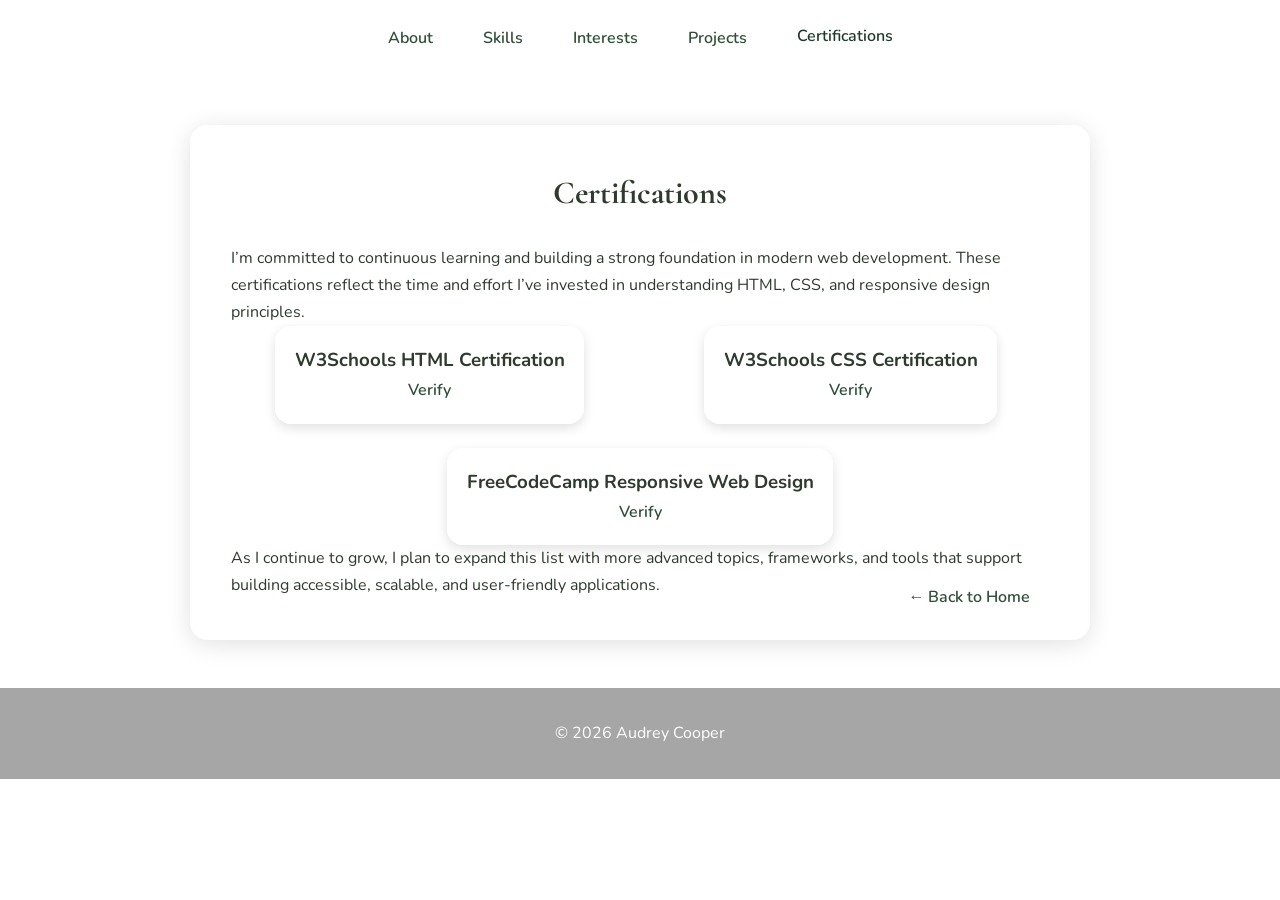
<file: certifications.html>
<!DOCTYPE html>
<html lang="en">
<head>
  <meta charset="UTF-8">
  <meta name="viewport" content="width=device-width, initial-scale=1.0">
  <title>Certifications • Audrey Cooper</title>
  <link href="https://fonts.googleapis.com/css2?family=Cormorant+Garamond:wght@400;600&family=Nunito:wght@300;400;600&display=swap" rel="stylesheet">
  <link rel="stylesheet" href="style.css">
</head>

<body>

  <!-- WIND BACKGROUND -->
  <div class="wind-container">
    <div class="wind-line"></div>
    <div class="wind-line"></div>
    <div class="wind-line"></div>
    <div class="wind-line"></div>
    <div class="wind-line"></div>
  </div>

  <!-- NAVIGATION -->
  <nav>
    <a href="index.html#about">About</a>
    <a href="skills.html">Skills</a>
    <a href="interests.html">Interests</a>
    <a href="projects.html">Projects</a>
    <a href="certifications.html" class="active">Certifications</a>
  </nav>

  <section class="panel">
    <h2>Certifications</h2>

    <p>
      I’m committed to continuous learning and building a strong foundation in modern web development. 
      These certifications reflect the time and effort I’ve invested in understanding HTML, CSS, and responsive design principles.
    </p>

    <div class="cert-grid">

      <!-- HTML Certification -->
      <div class="cert-card">
        <h3>W3Schools HTML Certification</h3>
        <a href="https://verify.w3schools.com/1R1WJOU09V" target="_blank">Verify</a>
      </div>

      <!-- CSS Certification -->
      <div class="cert-card">
        <h3>W3Schools CSS Certification</h3>
        <a href="https://verify.w3schools.com/1R3ZRIH20Z" target="_blank">Verify</a>
      </div>

      <!-- FreeCodeCamp Certification -->
      <div class="cert-card">
        <h3>FreeCodeCamp Responsive Web Design</h3>
        <a href="https://freecodecamp.org/certification/ablasianc/responsive-web-design-v9" target="_blank">Verify</a>
      </div>

    </div>

    <p>
      As I continue to grow, I plan to expand this list with more advanced topics, frameworks, and tools that support building accessible, scalable, and user‑friendly applications.
    </p>

    <!-- FLOATING HOME BUTTON -->
    <a class="home-button" href="index.html">← Back to Home</a>

  </section>

  <footer>
    <p>© 2026 Audrey Cooper</p>
  </footer>

</body>
</html>
</file>
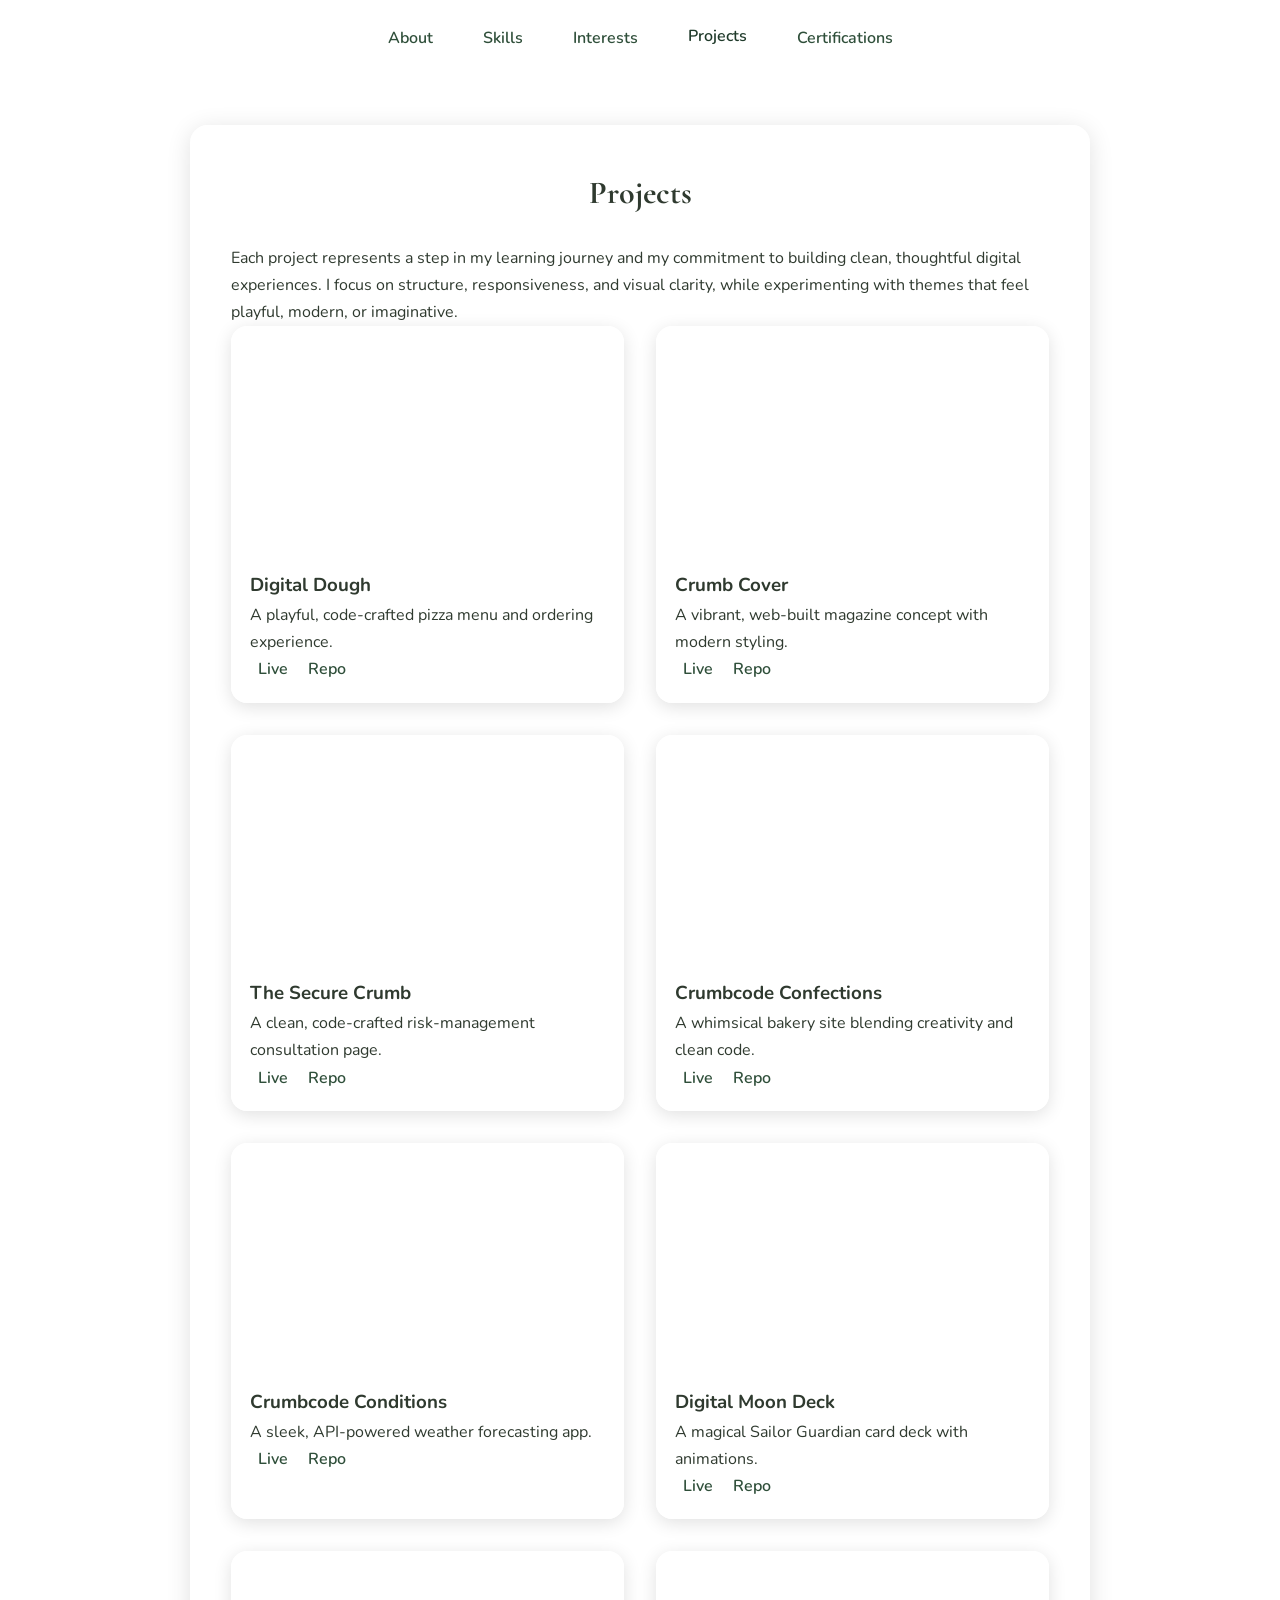
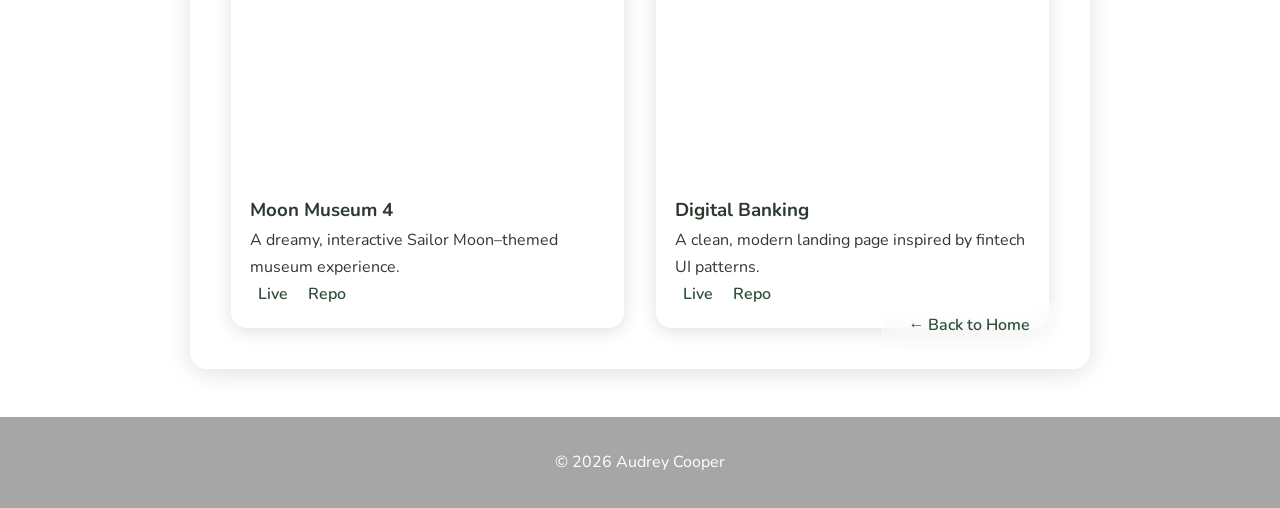
<file: projects.html>
<!DOCTYPE html>
<html lang="en">
<head>
  <meta charset="UTF-8">
  <meta name="viewport" content="width=device-width, initial-scale=1.0">
  <title>Projects • Audrey Cooper</title>
  <link href="https://fonts.googleapis.com/css2?family=Cormorant+Garamond:wght@400;600&family=Nunito:wght@300;400;600&display=swap" rel="stylesheet">
  <link rel="stylesheet" href="style.css">
</head>

<body>

  <!-- WIND BACKGROUND -->
  <div class="wind-container">
    <div class="wind-line"></div>
    <div class="wind-line"></div>
    <div class="wind-line"></div>
    <div class="wind-line"></div>
    <div class="wind-line"></div>
  </div>

  <!-- NAVIGATION -->
  <nav>
    <a href="index.html#about">About</a>
    <a href="skills.html">Skills</a>
    <a href="interests.html">Interests</a>
    <a href="projects.html" class="active">Projects</a>
    <a href="certifications.html">Certifications</a>
  </nav>

  <section class="panel">
    <h2>Projects</h2>

    <p>
      Each project represents a step in my learning journey and my commitment to building clean, thoughtful digital experiences. 
      I focus on structure, responsiveness, and visual clarity, while experimenting with themes that feel playful, modern, or imaginative.
    </p>

    <div class="project-grid">

      <!-- Digital Dough -->
      <div class="project-card">
        <iframe src="https://crumbcode8.github.io/Digital-Dough-Pizza-Project-/"></iframe>
        <h3>Digital Dough</h3>
        <p>A playful, code‑crafted pizza menu and ordering experience.</p>
        <div class="project-links">
          <a href="https://crumbcode8.github.io/Digital-Dough-Pizza-Project-/" target="_blank">Live</a>
          <a href="https://github.com/crumbcode8/Digital-Dough-Pizza-Project-" target="_blank">Repo</a>
        </div>
      </div>

      <!-- Crumb Cover -->
      <div class="project-card">
        <iframe src="https://crumbcode8.github.io/Crumb-Cover/"></iframe>
        <h3>Crumb Cover</h3>
        <p>A vibrant, web‑built magazine concept with modern styling.</p>
        <div class="project-links">
          <a href="https://crumbcode8.github.io/Crumb-Cover/" target="_blank">Live</a>
          <a href="https://github.com/crumbcode8/Crumb-Cover" target="_blank">Repo</a>
        </div>
      </div>

      <!-- The Secure Crumb -->
      <div class="project-card">
        <iframe src="https://crumbcode8.github.io/The-Secure-Crumb/"></iframe>
        <h3>The Secure Crumb</h3>
        <p>A clean, code‑crafted risk‑management consultation page.</p>
        <div class="project-links">
          <a href="https://crumbcode8.github.io/The-Secure-Crumb/" target="_blank">Live</a>
          <a href="https://github.com/crumbcode8/The-Secure-Crumb" target="_blank">Repo</a>
        </div>
      </div>

      <!-- Crumbcode Confections -->
      <div class="project-card">
        <iframe src="https://crumbcode8.github.io/Crumbcode-Confections/"></iframe>
        <h3>Crumbcode Confections</h3>
        <p>A whimsical bakery site blending creativity and clean code.</p>
        <div class="project-links">
          <a href="https://crumbcode8.github.io/Crumbcode-Confections/" target="_blank">Live</a>
          <a href="https://github.com/crumbcode8/Crumbcode-Confections" target="_blank">Repo</a>
        </div>
      </div>

      <!-- Crumbcode Conditions -->
      <div class="project-card">
        <iframe src="https://crumbcode8.github.io/Crumbcode-Conditions/"></iframe>
        <h3>Crumbcode Conditions</h3>
        <p>A sleek, API‑powered weather forecasting app.</p>
        <div class="project-links">
          <a href="https://crumbcode8.github.io/Crumbcode-Conditions/" target="_blank">Live</a>
          <a href="https://github.com/crumbcode8/Crumbcode-Conditions" target="_blank">Repo</a>
        </div>
      </div>

      <!-- Digital Moon Deck -->
      <div class="project-card">
        <iframe src="https://crumbcode8.github.io/Digital-Moon-Deck/"></iframe>
        <h3>Digital Moon Deck</h3>
        <p>A magical Sailor Guardian card deck with animations.</p>
        <div class="project-links">
          <a href="https://crumbcode8.github.io/Digital-Moon-Deck/" target="_blank">Live</a>
          <a href="https://github.com/crumbcode8/Digital-Moon-Deck" target="_blank">Repo</a>
        </div>
      </div>

      <!-- Moon Museum 4 -->
      <div class="project-card">
        <iframe src="https://crumbcode8.github.io/Moon-Museum-4/index.html"></iframe>
        <h3>Moon Museum 4</h3>
        <p>A dreamy, interactive Sailor Moon–themed museum experience.</p>
        <div class="project-links">
          <a href="https://crumbcode8.github.io/Moon-Museum-4/index.html" target="_blank">Live</a>
          <a href="https://github.com/crumbcode8/Moon-Museum-4" target="_blank">Repo</a>
        </div>
      </div>

      <!-- Digital Banking -->
      <div class="project-card">
        <iframe src="https://crumbcode8.github.io/Digital-Banking-/"></iframe>
        <h3>Digital Banking</h3>
        <p>A clean, modern landing page inspired by fintech UI patterns.</p>
        <div class="project-links">
          <a href="https://crumbcode8.github.io/Digital-Banking-/" target="_blank">Live</a>
          <a href="https://github.com/crumbcode8/Digital-Banking-" target="_blank">Repo</a>
        </div>
      </div>

    </div>

    <!-- FLOATING HOME BUTTON -->
    <a class="home-button" href="index.html">← Back to Home</a>

  </section>

  <footer>
    <p>© 2026 Audrey Cooper</p>
  </footer>

</body>
</html>
</file>
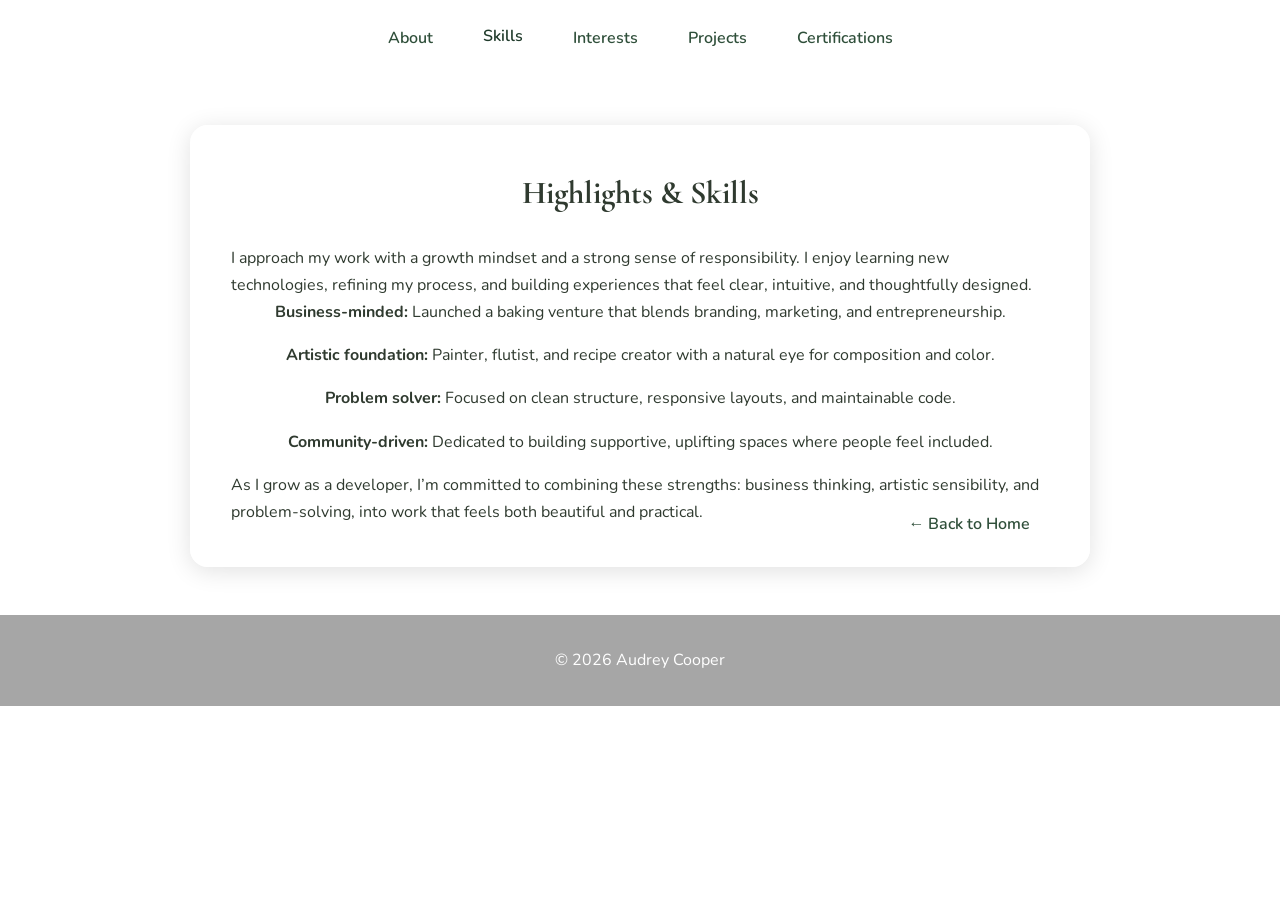
<file: skills.html>
<!DOCTYPE html>
<html lang="en">
<head>
  <meta charset="UTF-8">
  <meta name="viewport" content="width=device-width, initial-scale=1.0">
  <title>Skills • Audrey Cooper</title>
  <link href="https://fonts.googleapis.com/css2?family=Cormorant+Garamond:wght@400;600&family=Nunito:wght@300;400;600&display=swap" rel="stylesheet">
  <link rel="stylesheet" href="style.css">
</head>

<body>

  <div class="wind-container">
    <div class="wind-line"></div><div class="wind-line"></div><div class="wind-line"></div><div class="wind-line"></div><div class="wind-line"></div>
  </div>

  <nav>
    <a href="index.html#about">About</a>
    <a href="skills.html" class="active">Skills</a>
    <a href="interests.html">Interests</a>
    <a href="projects.html">Projects</a>
    <a href="certifications.html">Certifications</a>
  </nav>

  <section class="panel">
    <h2>Highlights & Skills</h2>

    <p>
      I approach my work with a growth mindset and a strong sense of responsibility. 
      I enjoy learning new technologies, refining my process, and building experiences that feel clear, intuitive, and thoughtfully designed.
    </p>

    <ul class="skill-list">
      <li><b>Business-minded:</b> Launched a baking venture that blends branding, marketing, and entrepreneurship.</li>
      <li><b>Artistic foundation:</b> Painter, flutist, and recipe creator with a natural eye for composition and color.</li>
      <li><b>Problem solver:</b> Focused on clean structure, responsive layouts, and maintainable code.</li>
      <li><b>Community-driven:</b> Dedicated to building supportive, uplifting spaces where people feel included.</li>
    </ul>

    <p>
      As I grow as a developer, I’m committed to combining these strengths: business thinking, artistic sensibility, and problem‑solving, into work that feels both beautiful and practical.
    </p>

    <a class="home-button" href="index.html">← Back to Home</a>
  </section>

  <footer>
    <p>© 2026 Audrey Cooper</p>
  </footer>

</body>
</html>
</file>
<file: style.css>
* {
  margin: 0;
  padding: 0;
  box-sizing: border-box;
}

/* BACKGROUND */
body::after {
  content: "";
  position: fixed;
  top: 0;
  left: 0;
  width: 100%;
  height: 100%;
  background: url("https://i.imgur.com/v2i1V37.png") center/cover no-repeat fixed;
  z-index: -3;
}

/* WIND */
.wind-container {
  position: fixed;
  top: 0;
  left: 0;
  width: 100%;
  height: 100%;
  pointer-events: none;
  z-index: -2;
}

.wind-line {
  position: absolute;
  width: 180px;
  height: 2px;
  background: linear-gradient(to right, transparent, rgba(255,255,255,0.7), transparent);
  filter: blur(2px);
  opacity: 0;
  transform: translateX(-200px) skewX(-20deg);
  animation: windDrift 6s linear infinite;
}

.wind-line:nth-child(1) { top: 15%; animation-delay: 0s; }
.wind-line:nth-child(2) { top: 40%; animation-delay: 2s; }
.wind-line:nth-child(3) { top: 65%; animation-delay: 4s; }
.wind-line:nth-child(4) { top: 30%; animation-delay: 6s; }
.wind-line:nth-child(5) { top: 80%; animation-delay: 1s; }

@keyframes windDrift {
  0% { transform: translateX(-250px) skewX(-20deg); opacity: 0; }
  10% { opacity: 0.8; }
  50% { opacity: 0.4; }
  90% { opacity: 0.8; }
  100% { transform: translateX(120vw) skewX(-20deg); opacity: 0; }
}

/* BODY */
body {
  font-family: "Nunito", sans-serif;
  color: #2f3a2f;
  line-height: 1.7;
  overflow-x: hidden;
}

/* GLOBAL LINK COLORS */
a {
  color: #2f4f3a;
  font-weight: 600;
  text-decoration: none;
  transition: color 0.25s ease, text-shadow 0.25s ease;
}

a:hover {
  color: #1f3a2a;
  text-shadow: 0 0 6px rgba(47, 79, 58, 0.35);
}

/* NAV */
nav {
  display: flex;
  justify-content: center;
  gap: 1rem;
  padding: 1rem;
  position: sticky;
  top: 0;
  z-index: 10;
  background: transparent;
}

nav a {
  padding: 0.5rem 1rem;
  border-radius: 12px;
  background: rgba(255,255,255,0.25);
  backdrop-filter: blur(10px);
  border: 1px solid rgba(255,255,255,0.35);
  transition: 0.25s ease;
}

nav a:hover {
  color: #fff;
  transform: translateY(-2px);
  background: rgba(255,255,255,0.35);
}

/* ACTIVE NAV LINK */
nav a.active {
  background: rgba(255,255,255,0.45);
  color: #1f3a2a;
  border: 1px solid rgba(255,255,255,0.55);
  transform: translateY(-2px);
  box-shadow: 0 0 12px rgba(255,255,255,0.35);
}

/* HERO */
.hero {
  text-align: center;
  padding: 3rem 1rem;
}

.hero img {
  width: 180px;
  border-radius: 14px;
  box-shadow: 0 4px 12px rgba(0,0,0,0.15);
}

.hero h1 {
  font-family: "Cormorant Garamond", serif;
  font-size: 3rem;
  margin-top: 1rem;
}

.tagline {
  font-size: 1.2rem;
  opacity: 0.8;
}

/* PANELS */
.panel {
  max-width: 900px;
  margin: 3rem auto;
  padding: 2.5rem;
  background: rgba(255,255,255,0.65);
  backdrop-filter: blur(14px);
  border-radius: 18px;
  border: 1px solid rgba(255,255,255,0.4);
  box-shadow: 0 4px 24px rgba(0,0,0,0.12);
}

h2 {
  text-align: center;
  font-family: "Cormorant Garamond", serif;
  font-size: 2rem;
  margin-bottom: 1.5rem;
}

/* FLOATING HOME BUTTON */
.home-button {
  position: fixed;
  bottom: 1rem;   /* ↓ lowered from 2rem to 1rem */
  right: 2rem;
  padding: 0.7rem 1.6rem;
  border-radius: 14px;
  background: rgba(255,255,255,0.25);
  backdrop-filter: blur(10px);
  border: 1px solid rgba(255,255,255,0.35);
  color: #2f4f3a;
  font-weight: 600;
  z-index: 50;
  transition: 0.25s ease;
}

.home-button:hover {
  background: rgba(255,255,255,0.35);
  color: #fff;
  transform: translateY(-3px);
}


/* SKILLS */
.skill-list {
  list-style: none;
  text-align: center;
  padding-left: 0;
}

.skill-list li {
  margin-bottom: 1rem;
}

/* COLLAGE */
.collage-row {
  display: flex;
  gap: 1rem;
  overflow-x: auto;
  padding: 1rem;
}

.collage-row img {
  width: 180px;
  height: 180px;
  object-fit: cover;
  border-radius: 12px;
}

/* PROJECT GRID */
.project-grid {
  display: grid;
  grid-template-columns: repeat(auto-fit, minmax(280px, 1fr));
  gap: 2rem;
}

.project-card {
  background: rgba(255,255,255,0.75);
  padding: 1.2rem;
  border-radius: 16px;
  backdrop-filter: blur(12px);
  box-shadow: 0 4px 18px rgba(0,0,0,0.12);
  transition: 0.3s;
}

.project-card:hover {
  transform: translateY(-6px);
}

.project-card iframe {
  width: 100%;
  aspect-ratio: 16 / 9;
  border: none;
  border-radius: 14px;
  margin-bottom: 1rem;
}

.project-links a {
  margin: 0 0.5rem;
  font-weight: 600;
  color: #2f4f3a;
}

.project-links a:hover {
  color: #1f3a2a;
  text-shadow: 0 0 6px rgba(47,79,58,0.35);
}

/* CERTIFICATIONS */
.cert-grid {
  display: grid;
  grid-template-columns: repeat(2, 1fr);
  gap: 1.5rem;
  justify-items: center;
}

.cert-card:nth-child(3) {
  grid-column: 1 / -1;
  justify-self: center;
}

.cert-card {
  background: rgba(255,255,255,0.75);
  padding: 1.2rem;
  border-radius: 16px;
  text-align: center;
  backdrop-filter: blur(10px);
  box-shadow: 0 4px 12px rgba(0,0,0,0.12);
}

.cert-card a {
  font-weight: 600;
  color: #2f4f3a;
}

.cert-card a:hover {
  color: #1f3a2a;
  text-shadow: 0 0 6px rgba(47,79,58,0.35);
}

/* FOOTER */
footer {
  text-align: center;
  padding: 2rem;
  color: white;
  background: rgba(0,0,0,0.35);
  backdrop-filter: blur(10px);
  margin-top: 3rem;
}

/* MOBILE TWEAKS */
@media (max-width: 600px) {
  .panel {
    margin: 2rem 1rem;
    padding: 2rem 1.5rem;
  }

  nav {
    flex-wrap: wrap;
  }
}
</file>
